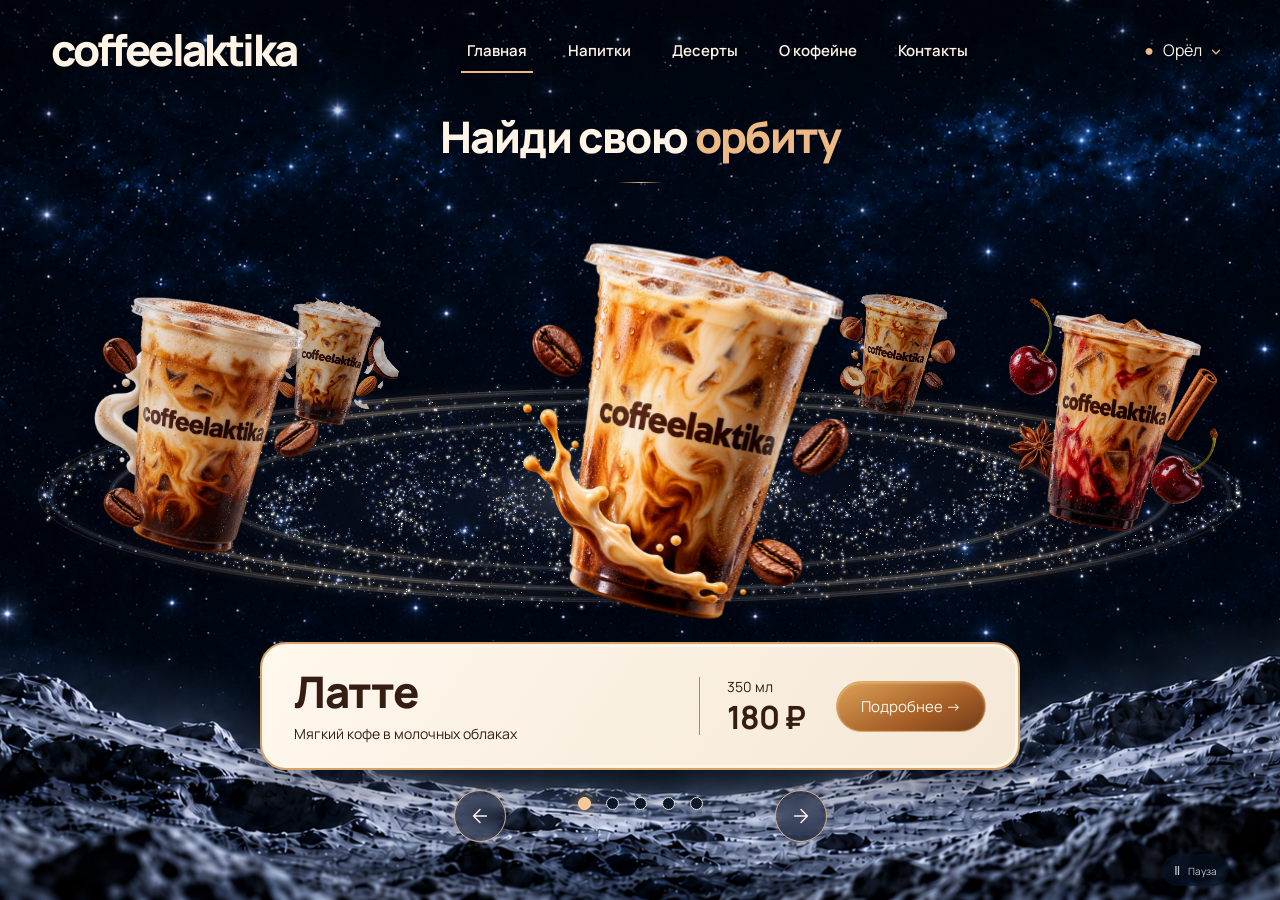
<file: index.html>
<!doctype html><html lang="ru"><head><meta charset="utf-8"><meta name="viewport" content="width=device-width,initial-scale=1"><meta name="theme-color" content="#050c19"><title>Coffeelaktika — найди свою орбиту</title><meta name="description" content="Выбери свой кофе на звёздной орбите Coffeelaktika. Кофе и десерты в Орле."><link rel="preload" as="image" href="assets/latte.png"><link rel="stylesheet" href="style.css"></head><body>
<div class="background" aria-hidden="true"></div>
<header><a class="brand" href="./">coffeelaktika</a><button id="burger" aria-label="Открыть меню" aria-expanded="false" aria-controls="nav">☰</button><nav id="nav" aria-label="Основная навигация"><a href="./" aria-current="page">Главная</a><button data-page="drinks">Напитки</button><button data-page="desserts">Десерты</button><button data-page="about">О кофейне</button><button data-page="contacts">Контакты</button></nav><button class="city" data-page="contacts"><span>●</span> Орёл <svg viewBox="0 0 16 16" fill="none" stroke="currentColor" stroke-width="1.5" stroke-linecap="round" stroke-linejoin="round" aria-hidden="true"><path d="m4 6 4 4 4-4"/></svg></button></header>
<main class="hero"><h1>Найди свою <span>орбиту</span></h1><div class="title-line" aria-hidden="true"></div>
<section id="stage" class="stage" aria-label="Кофейная орбита. Выберите напиток свайпом или стрелками." tabindex="0"><canvas id="galaxy" aria-hidden="true"></canvas><div id="cups"></div></section>
<section class="selection" aria-label="Выбранный напиток"><div class="info" aria-live="polite" aria-atomic="true"><div class="copy"><h2 id="name">Латте</h2><p id="description">Мягкий кофе в молочных облаках</p></div><div class="meta"><span id="volume">350 мл</span><strong id="price">180 ₽</strong></div><button class="gold" id="details">Подробнее →</button></div><div class="controls"><button class="arrow" id="prev" aria-label="Предыдущий напиток"><svg viewBox="0 0 24 24" fill="none" stroke="currentColor" stroke-width="1.6" stroke-linecap="round" stroke-linejoin="round" aria-hidden="true"><path d="M19 12H5m7-7-7 7 7 7"/></svg></button><div><div class="dots" id="dots" role="group" aria-label="Выбрать напиток"></div></div><button class="arrow" id="next" aria-label="Следующий напиток"><svg viewBox="0 0 24 24" fill="none" stroke="currentColor" stroke-width="1.6" stroke-linecap="round" stroke-linejoin="round" aria-hidden="true"><path d="M5 12h14m-7-7 7 7-7 7"/></svg></button></div></section>
<button id="pause" class="pause" aria-label="Приостановить вращение" aria-pressed="false">Ⅱ <span>Пауза</span></button></main>
<dialog id="modal"><button class="close" aria-label="Закрыть">×</button><div id="modal-content"></div></dialog>
<dialog id="product-modal" class="product-dialog" aria-labelledby="product-title"><div class="product-shell"><header class="product-header"><button type="button" class="product-back" id="product-back" autofocus><svg viewBox="0 0 24 24" fill="none" stroke="currentColor" stroke-width="1.6" stroke-linecap="round" stroke-linejoin="round" aria-hidden="true"><path d="M19 12H5m7-7-7 7 7 7"/></svg>В меню</button><button type="button" class="product-close" id="product-close" aria-label="Закрыть карточку и вернуться в меню">×</button></header><div class="product-body" id="product-content"></div></div></dialog>
<script src="menu-photos.js"></script>
<script src="app.js"></script><!-- Отдельный слой звёзд. Вставить перед </body>. -->
<style>
  #coffee-background-stars {
    position: absolute;
    inset: 0 0 32%;
    overflow: hidden;
    pointer-events: none;
    z-index: 1;
  }
  #coffee-background-stars i {
    position: absolute;
    left: var(--x);
    top: var(--y);
    width: var(--size);
    height: var(--size);
    border-radius: 50%;
    background: #edf5ff;
    box-shadow: 0 0 7px 2px #adcfff80;
    opacity: .12;
    animation: coffee-star-twinkle var(--duration)
      ease-in-out var(--delay) infinite alternate;
  }
  #coffee-background-stars i:nth-child(11n)::before,
  #coffee-background-stars i:nth-child(11n)::after {
    content: "";
    position: absolute;
    left: 50%;
    top: 50%;
    transform: translate(-50%, -50%);
    background: linear-gradient(90deg, transparent, #e5efff, transparent);
  }
  #coffee-background-stars i:nth-child(11n)::before {
    width: 13px;
    height: 1px;
  }
  #coffee-background-stars i:nth-child(11n)::after {
    width: 1px;
    height: 13px;
    background: linear-gradient(transparent, #e5efff, transparent);
  }
  @keyframes coffee-star-twinkle {
    from { opacity: .12; transform: scale(.65); }
    to   { opacity: .95; transform: scale(1.25); }
  }
  @media (prefers-reduced-motion: reduce) {
    #coffee-background-stars i { animation: none; opacity: .45; }
  }
</style>
<script>
(() => {
  const background = document.querySelector('.background');
  if (!background || document.getElementById('coffee-background-stars')) return;
  const layer = document.createElement('div');
  layer.id = 'coffee-background-stars';
  layer.setAttribute('aria-hidden', 'true');
  let seed = 57;
  const random = () => ((seed = seed * 16807 % 2147483647) - 1) / 2147483646;
  for (let n = 0; n < 70; n++) {
    const star = document.createElement('i');
    star.style.cssText = `
      --x:${random() * 100}%;
      --y:${random() * 100}%;
      --size:${1 + random() * 1.8}px;
      --duration:${6 + random() * 6}s;
      --delay:${-random() * 12}s;
    `;
    layer.append(star);
  }
  background.append(layer);
})();
</script>

</body></html>
</file>
<file: style.css>
@import url('https://fonts.googleapis.com/css2?family=Manrope:wght@400;500;600;700;800&display=swap');
:root{color-scheme:dark;--cream:#fff4e5;--gold:#edba86;--ink:#351d13}*{box-sizing:border-box}body{margin:0;background:#040c19;color:var(--cream);font-family:Manrope,Arial,sans-serif;overflow-x:hidden}button{font:inherit;color:inherit;cursor:pointer}a{color:inherit;text-decoration:none}button,a{-webkit-tap-highlight-color:transparent;touch-action:manipulation}button:focus-visible,a:focus-visible,.stage:focus-visible{outline:2px solid var(--gold);outline-offset:5px}.background{position:fixed;inset:0;z-index:-1;background:#040c19 url('assets/moon-background.png') center bottom/cover no-repeat}.background:after{content:"";position:absolute;inset:0;background:linear-gradient(#01071145,transparent 35%)}header{height:100px;max-width:1700px;margin:auto;padding:0 4%;display:flex;align-items:center;justify-content:space-between;gap:25px;position:relative;z-index:50}.brand{font-weight:800;font-size:clamp(29px,3.4vw,48px);letter-spacing:-2.6px;line-height:1}nav{display:flex;align-items:center;gap:clamp(20px,3.2vw,48px);font-size:15px;font-weight:600}nav a,nav button{border:0;background:none;position:relative;padding:16px 0;white-space:nowrap}nav a:after,nav button:after{content:"";position:absolute;bottom:4px;left:-6px;right:-6px;height:2px;background:var(--gold);transform:scaleX(0);transition:transform .2s}nav a[aria-current]:after,nav a:hover:after,nav button:hover:after{transform:scaleX(1)}.city{background:none;border:0;white-space:nowrap;font-size:16px}.city span{color:var(--gold);margin-right:6px}#burger{display:none}.hero{display:flow-root;position:relative;height:calc(100svh - 100px);min-height:740px;max-height:1200px;isolation:isolate}h1{text-align:center;font-size:clamp(30px,3.4vw,52px);font-weight:800;letter-spacing:-1.6px;margin:10px 0 0;line-height:1.25;position:relative;z-index:3}h1 span{color:var(--gold)}.title-line{width:45px;height:1px;background:linear-gradient(90deg,transparent,var(--gold),transparent);margin:18px auto}.stage{position:absolute;inset:85px 0 230px;touch-action:pan-y;cursor:grab;user-select:none;-webkit-user-select:none}.stage.dragging{cursor:grabbing}.stage canvas{position:absolute;inset:0;width:100%;height:100%;pointer-events:none}.cup{position:absolute;left:50%;top:0;width:clamp(280px,32vw,490px);aspect-ratio:1;background:none;border:0;padding:0;transform-origin:50% 86%;will-change:transform;cursor:inherit}.cup img{width:100%;height:100%;object-fit:contain;pointer-events:none;user-select:none;-webkit-user-drag:none;filter:drop-shadow(0 15px 15px #02081530)}.cup:focus-visible{border-radius:50%;outline:1px solid #eab78670}.selection{position:absolute;left:50%;bottom:58px;transform:translateX(-50%);width:min(760px,85%);z-index:35}.info{border:2px solid #d7a36d;border-radius:26px;background:linear-gradient(125deg,#fff8ed,#f4e7d6);color:var(--ink);box-shadow:0 0 0 3px #fff8ebdc inset,0 15px 45px #0007;display:flex;align-items:center;gap:27px;padding:21px 32px;min-height:128px}.copy{flex:1;min-width:0}.copy h2{font-size:clamp(29px,3.4vw,49px);letter-spacing:-1.5px;line-height:1.1;margin:0 0 8px;font-weight:800}.copy p{font-size:14px;line-height:1.5;margin:0}.meta{border-left:1px solid #ae8969;padding-left:27px;min-width:110px;display:flex;flex-direction:column;gap:4px;white-space:nowrap}.meta span{font-size:14px}.meta strong{font-size:32px;line-height:1.1;letter-spacing:-1px}.gold{display:inline-flex;align-items:center;justify-content:center;background:linear-gradient(155deg,#dca258,#a55d25 62%,#703b1b);border:1px solid #d8a467;border-radius:30px;box-shadow:inset 0 1px 3px #ffe4b588;color:#fff5e7;padding:14px 24px;font-size:15px;white-space:nowrap;transition:filter .2s}.gold:hover{filter:brightness(1.12)}.controls{display:flex;align-items:flex-start;justify-content:center;gap:37px;margin-top:20px}.arrow{border:1px solid #deb084;background:#07112675;backdrop-filter:blur(7px);border-radius:50%;width:52px;height:52px;font-size:29px;line-height:1;box-shadow:0 0 20px #e7b78316}.arrow:hover{background:#c99f7733}.controls>div{text-align:center;min-width:195px}.dots{display:flex;align-items:center;justify-content:center;gap:15px;height:27px}.dot{width:13px;height:13px;padding:0;border-radius:50%;border:1px solid #e5ddd2;background:#09182b;position:relative}.dot:before{content:"";position:absolute;inset:-9px}.dot[aria-pressed=true]{background:#f7c892;border-color:#ffdab1;box-shadow:0 0 13px #f5c381aa}.controls p{color:#c5c8d0;font-size:12px;margin:8px 0 0;white-space:nowrap}.pause{position:absolute;bottom:14px;right:4%;z-index:45;border:0;border-radius:20px;background:#08152999;padding:7px 12px;font-size:13px;color:#c0c6d2}.pause span{font-size:10px;margin-left:5px}dialog{background:linear-gradient(130deg,#fff9ee,#f1e3d2);color:var(--ink);width:min(850px,calc(100% - 34px));max-height:88svh;border:1px solid #c49c70;border-radius:25px;padding:35px;box-shadow:0 20px 100px #000a;overflow:auto}dialog::backdrop{background:#010717bd;backdrop-filter:blur(9px)}.close{position:sticky;float:right;right:0;top:0;font-size:29px;line-height:1;background:none;border:0;color:var(--ink);z-index:2}.dialog-drink{text-align:center;max-width:400px;margin:auto}.dialog-drink img{width:210px;display:block;margin:0 auto}.dialog-drink h2{font-size:35px;letter-spacing:-1px;margin:0 0 12px}.dialog-drink p{font-size:14px;line-height:1.8}.dialog-drink .detail-meta{display:flex;gap:30px;align-items:center;justify-content:center;margin:20px 0}.detail-meta strong{font-size:28px}.note{font-size:11px!important;color:#8b7563}.modal-title{font-size:34px;letter-spacing:-1px;margin:10px 0 20px}.menu-tabs{display:flex;flex-wrap:wrap;gap:8px;margin:20px 0}.menu-tabs button{border:1px solid #a88260;border-radius:22px;background:none;color:var(--ink);padding:8px 15px;font-size:12px}.menu-tabs button[aria-pressed=true]{background:var(--ink);color:var(--cream)}.menu-rows{display:grid;grid-template-columns:1fr 1fr;gap:0 30px}.menu-row{display:flex;justify-content:space-between;gap:20px;padding:16px 0;border-bottom:1px solid #b69a7a44;font-size:13px;line-height:1.5}.menu-row strong{white-space:nowrap}.menu-row small{display:block;color:#8b7563;font-size:10px}.location{padding:20px 0;border-bottom:1px solid #bda58b66}.location h3{font-size:25px;margin:8px 0 15px}.location p{font-size:14px;line-height:1.8}.text{line-height:1.9;font-size:15px}.text a{border-bottom:1px solid #aa794d}.location .gold{margin-top:10px}.dessert-items{display:grid;grid-template-columns:repeat(3,1fr);gap:15px;margin:25px 0}.dessert-items article{padding:20px;border:1px solid #d4bea6;border-radius:17px}.dessert-items span{font-size:28px}.dessert-items h3{font-size:17px}.dessert-items p{font-size:12px;line-height:1.7;color:#876e5a}
@media(max-width:1100px){header{height:85px;gap:20px}nav{font-size:13px;gap:22px}.brand{font-size:33px;letter-spacing:-1.9px}.city{font-size:14px}.hero{height:calc(100svh - 85px);min-height:700px}.info{gap:19px;padding:22px}.copy p{font-size:12px}.meta{padding-left:19px;min-width:100px}.gold{font-size:13px;padding:13px 18px}.cup{width:clamp(280px,37vw,430px)}}
@media(max-width:760px){header{height:80px;padding:0 6%}.brand{font-size:31px;letter-spacing:-1.8px}.city{display:none}#burger{display:block;font-size:29px;background:none;border:0;padding:5px}nav{display:none;position:absolute;top:72px;left:4%;right:4%;border:1px solid #b58f663e;background:#071125f5;border-radius:18px;box-shadow:0 10px 50px #0008;padding:14px 25px;flex-direction:column;align-items:stretch;gap:0;font-size:16px}nav.open{display:flex}nav a,nav button{text-align:left;padding:13px}nav a:after,nav button:after{left:13px;right:80%}.hero{height:calc(100svh - 80px);min-height:760px;max-height:1100px}h1{font-size:29px;letter-spacing:-1px;padding:0 15px;margin-top:13px}.title-line{margin-top:16px}.stage{top:66px;bottom:315px}.cup{width:clamp(280px,77vw,430px)}.selection{bottom:43px;width:86%;max-width:440px}.info{padding:20px 22px;display:grid;grid-template-columns:1fr;gap:12px;text-align:center;border-radius:24px;min-height:0}.copy h2{font-size:34px;margin-bottom:7px;letter-spacing:-1px}.copy p{font-size:12px}.meta{border-left:0;border-top:1px solid #bda08477;flex-direction:row;justify-content:center;align-items:center;gap:35px;padding:12px 0 0}.meta span{font-size:13px}.meta strong{font-size:28px}.info .gold{margin:0 4px;padding:10px;font-size:14px}.controls{gap:22px;margin-top:16px}.arrow{width:44px;height:44px;font-size:25px}.controls>div{min-width:160px}.dots{gap:14px;height:24px}.dot{width:11px;height:11px}.controls p{font-size:10px;margin-top:6px}.pause{bottom:8px;right:6%;padding:5px 9px;font-size:11px}.pause span{font-size:9px}.menu-rows{grid-template-columns:1fr}dialog{padding:25px}.modal-title{font-size:29px}.dessert-items{grid-template-columns:1fr}}
@media(max-height:760px) and (min-width:761px){header{height:78px}.hero{height:calc(100svh - 78px);min-height:610px}h1{font-size:35px}.stage{top:55px;bottom:205px}.cup{width:clamp(260px,29vw,390px)}.selection{bottom:28px}.info{min-height:105px;padding:16px 26px}.copy h2{font-size:35px}.controls{margin-top:14px}.arrow{width:44px;height:44px}.copy p{font-size:12px}.pause{bottom:6px}}
@media(prefers-reduced-motion:reduce){*,*:before,*:after{scroll-behavior:auto!important;transition:none!important}}
.menu-row{display:grid;grid-template-columns:64px minmax(0,1fr) auto;align-items:center;gap:12px}.menu-copy{min-width:0}
.photo-placeholder{width:64px;aspect-ratio:1;border:1px dashed #b99b7c;border-radius:12px;background:linear-gradient(135deg,#f6ecdf,#e7d7c4);color:#947354;display:flex;flex-direction:column;align-items:center;justify-content:center;gap:5px}.photo-placeholder svg{display:block;width:27px;height:27px}.photo-placeholder>span{font-size:9px;line-height:1.2;white-space:nowrap}.dessert-photo{width:100%;aspect-ratio:4/3;margin-bottom:16px}.dessert-photo svg{width:36px;height:36px}.dessert-photo>span{font-size:11px}
@media(max-width:760px){.menu-row{grid-template-columns:56px minmax(0,1fr) auto;gap:10px}.menu-row .photo-placeholder{width:56px}}
.arrow{display:inline-grid;place-items:center;padding:0;line-height:0}.arrow svg{display:block;width:22px;height:22px}
.city svg{width:14px;height:14px;vertical-align:middle;margin-left:4px;color:var(--gold)}
.menu-photo{width:64px;aspect-ratio:1;overflow:hidden;border:1px solid #c4a88a;border-radius:12px;background:#eee2d2}.menu-photo img{display:block;width:100%;height:100%;object-fit:cover;filter:saturate(.9);user-select:none}.menu-photo.dessert-photo{width:100%;aspect-ratio:4/3;margin-bottom:16px}.product-slide .menu-photo{width:100%;aspect-ratio:4/3;margin:0;border-radius:17px}.product-gallery-controls[hidden]{display:none}
@media(max-width:760px){.menu-row .menu-photo{width:56px}}
.menu-row,.dessert-items article{position:relative}
#modal{position:fixed;inset:auto;left:50vw;top:50svh;transform:translate(-50%,-50%);margin:0;width:min(850px,calc(100vw - 34px));max-width:calc(100vw - 34px)}
.product-trigger{position:absolute;inset:0;z-index:1;padding:0;border:0;border-radius:12px;background:transparent}
.product-trigger:hover{background:#ac7b4d0c}
.product-trigger:focus-visible{outline:2px solid #97613b;outline-offset:3px}
.product-dialog{position:fixed;inset:auto;margin:0;max-width:none;max-height:none;padding:0;overflow:hidden}
.product-dialog::backdrop{background:#01071780;backdrop-filter:blur(3px)}
.product-shell{height:100%;width:100%;display:flex;flex-direction:column;overflow:hidden}
.product-header{position:relative;z-index:2;flex:none;display:flex;justify-content:space-between;align-items:center;gap:12px;width:100%;height:auto;min-height:58px;max-width:none;margin:0;padding:10px 20px;border-bottom:1px solid #b69a7a44}
.product-back,.product-close{display:inline-flex;align-items:center;justify-content:center;background:none;border:0;color:var(--ink);padding:8px;border-radius:10px}
.product-back{gap:8px;font-size:13px;font-weight:600}
.product-back svg{width:19px;height:19px;display:block}
.product-close{width:36px;height:36px;font-size:28px;line-height:1}
.product-back:hover,.product-close:hover{background:#c49c701c}
.product-dialog button:focus-visible,.product-gallery:focus-visible{outline:2px solid #97613b;outline-offset:3px}
.product-body{flex:1;min-height:0;display:grid;grid-template-columns:minmax(0,1fr) minmax(0,1fr);gap:28px;align-items:start;padding:24px 28px;overflow:auto;overscroll-behavior:contain;scrollbar-gutter:stable}
.product-gallery,.product-details{min-width:0}
.product-gallery{border-radius:14px}
.product-viewport{touch-action:pan-y;user-select:none;-webkit-user-select:none;cursor:grab}
.product-viewport:active{cursor:grabbing}
.product-slide{position:relative;margin:0}
.product-slide .photo-placeholder{width:100%;aspect-ratio:4/3;margin:0;border-radius:17px;gap:12px;color:#8d6a4b}
.product-slide .photo-placeholder svg{width:64px;height:64px}
.product-slide .photo-placeholder>span{font-size:13px}
.product-slide:nth-child(2) .photo-placeholder{background:linear-gradient(135deg,#eee2d2,#e3d8c6)}
.product-slide:nth-child(3) .photo-placeholder{background:linear-gradient(135deg,#f9efe2,#dfcdb6)}
.product-slide figcaption{position:absolute;left:14px;top:14px;padding:5px 10px;border:1px solid #bfa48766;border-radius:15px;background:#fff8ecb3;font-size:11px;color:#72543c}
.product-gallery-controls{display:flex;align-items:center;justify-content:space-between;gap:16px;margin-top:12px}
.product-gallery-arrow{width:40px;height:40px;padding:0;display:grid;place-items:center;border:1px solid #b38c67;border-radius:50%;background:#fff5e7;color:var(--ink)}
.product-gallery-arrow svg{width:20px;height:20px;display:block}
.product-gallery-arrow:hover{background:#e9d6bf}
.product-gallery-dots{display:flex;align-items:center;justify-content:center;gap:2px}
.product-gallery-dot{width:32px;height:36px;padding:0;border:0;background:none;display:grid;place-items:center;border-radius:9px}
.product-gallery-dot::before{content:"";width:9px;height:9px;border:1px solid #99714d;border-radius:50%;background:transparent}
.product-gallery-dot[aria-pressed=true]::before{background:#936239;border-color:#936239}
.product-photo-status{font-size:11px;line-height:1.5;text-align:center;color:#79614b;margin:8px 0 0}
.product-kicker{margin:0 0 8px;color:#8b6c50;font-size:11px;letter-spacing:1.2px;text-transform:uppercase}
.product-details h2{margin:0;font-size:30px;line-height:1.2;letter-spacing:-1px;overflow-wrap:anywhere}
.product-meta{display:flex;align-items:baseline;flex-wrap:wrap;gap:8px 18px;margin:18px 0 22px;font-size:13px}
.product-meta strong{font-size:23px;white-space:nowrap}
.product-description h3{margin:20px 0 8px;font-size:14px}
.product-description p{margin:0;font-size:13px;line-height:1.8;color:#765a44}
.product-template-note{margin:22px 0 0;padding-top:15px;border-top:1px solid #b69a7a44;font-size:11px;line-height:1.7;color:#87694d}
@media(max-width:760px){.product-header{padding:8px 14px;min-height:54px}.product-body{grid-template-columns:minmax(0,1fr);padding:20px;gap:25px}.product-details h2{font-size:28px}.product-slide .photo-placeholder svg{width:54px;height:54px}}
</file>
